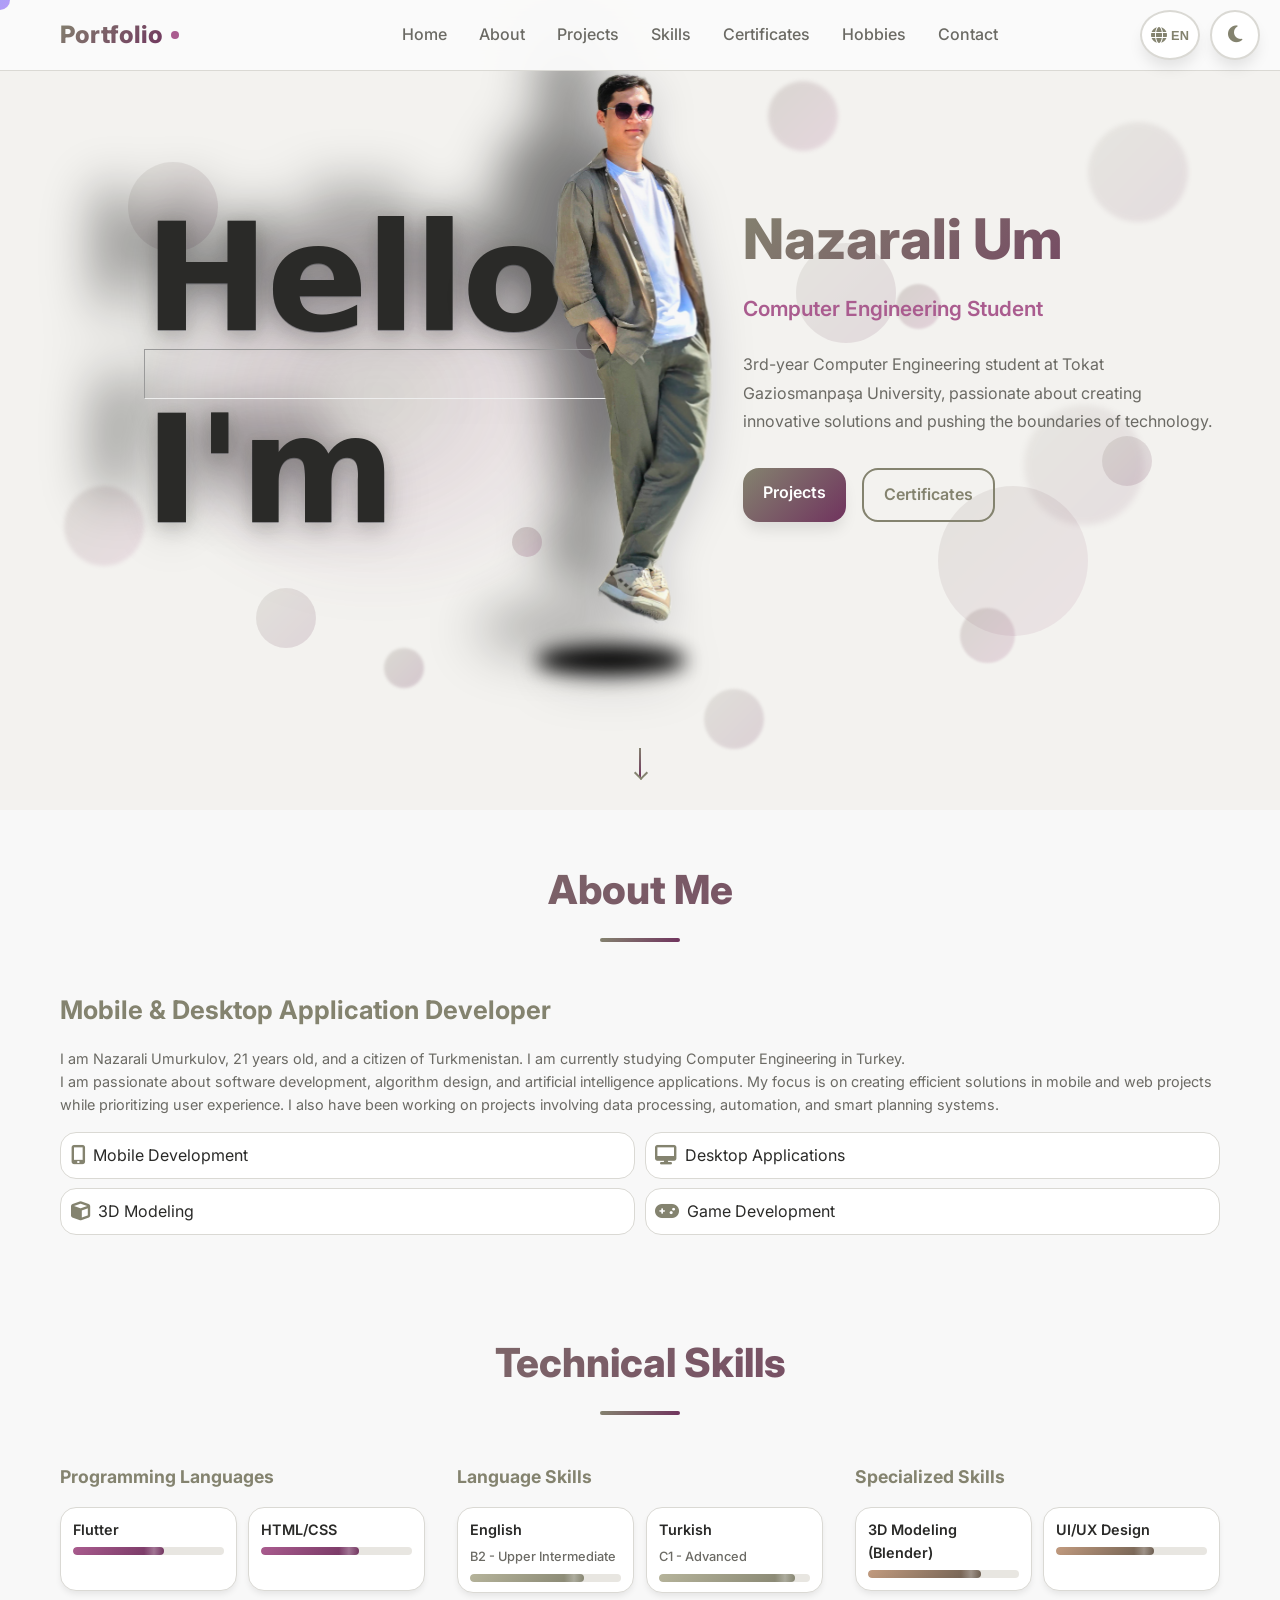
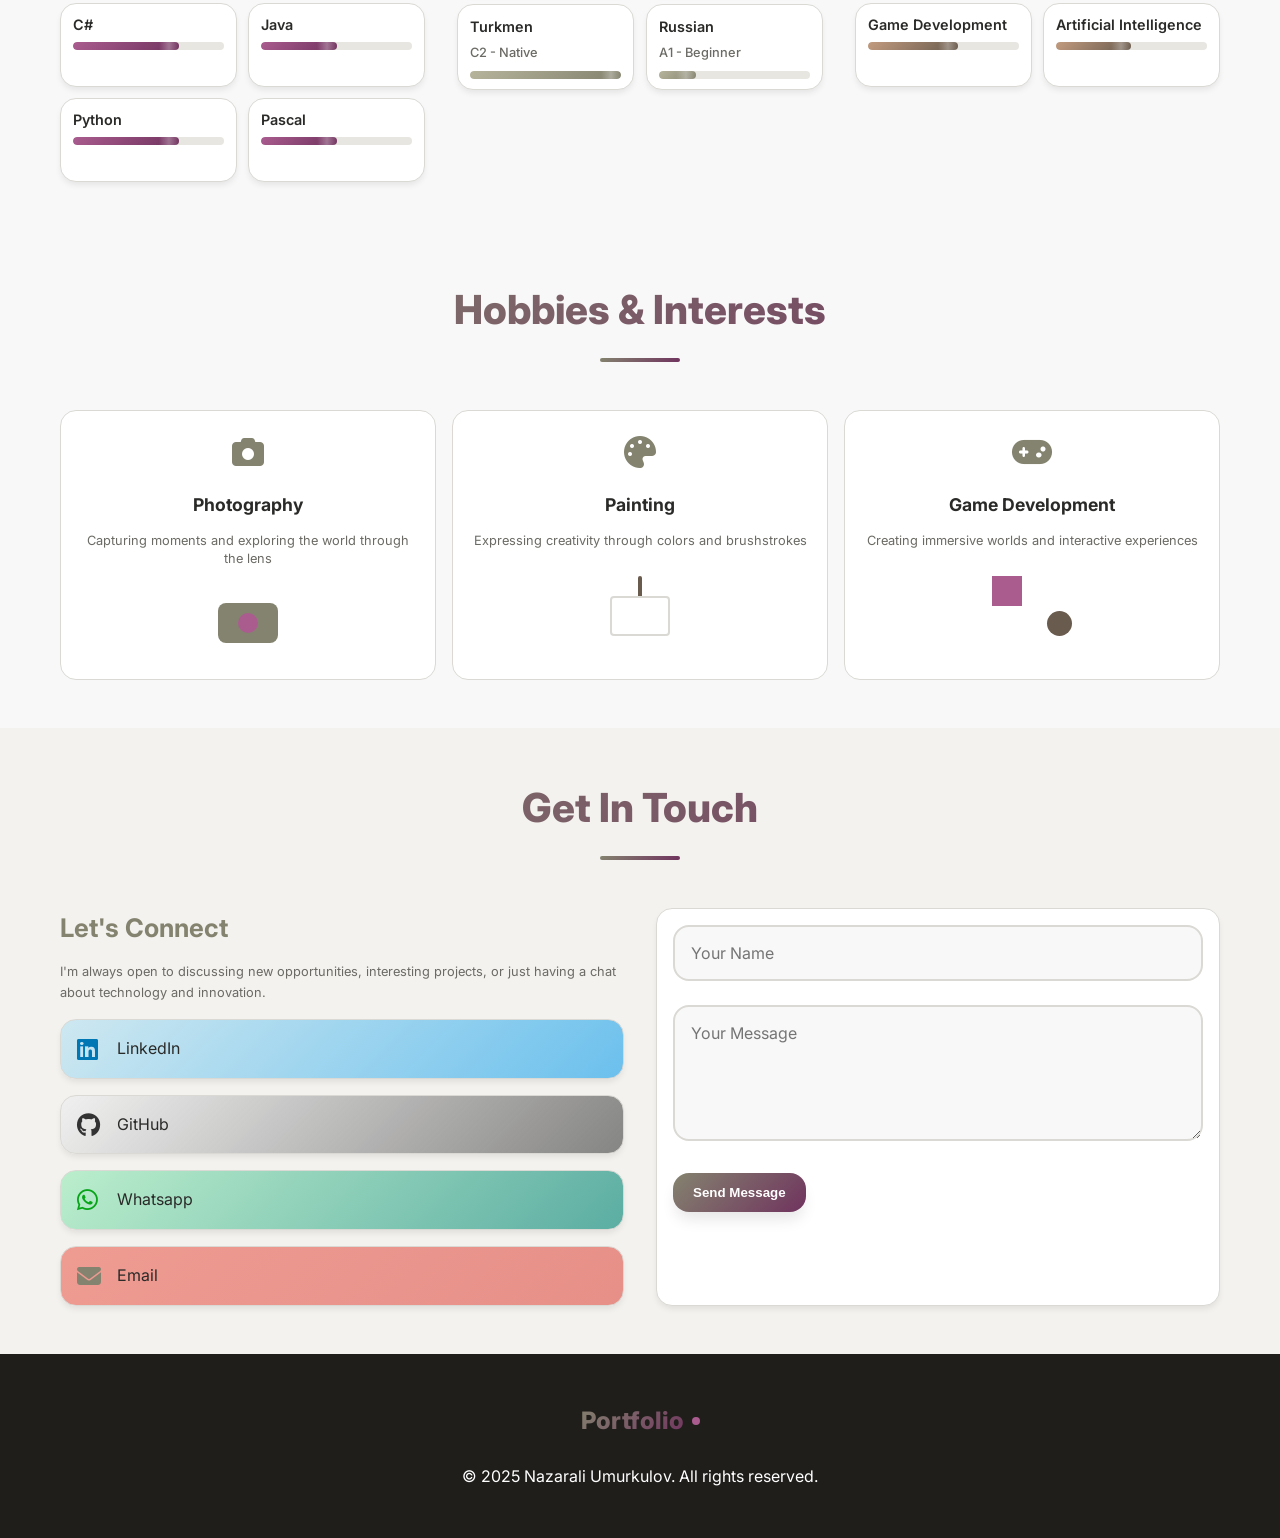
<file: index.html>
<!DOCTYPE html>
<html lang="en">

<head>
    <meta charset="UTF-8">
    <meta name="viewport" content="width=device-width, initial-scale=1.0">
    <meta http-equiv="X-Content-Type-Options" content="nosniff">
    <meta http-equiv="X-Frame-Options" content="DENY">
    <meta name="referrer" content="strict-origin-when-cross-origin">
    <meta property="og:image" content="">

    <meta name="twitter:image" content="">
    <title>Portfolio - Nazarali Umurkulov</title>
    <link rel="stylesheet" href="styles.css">
    <link href="https://fonts.googleapis.com/css2?family=Inter:wght@300;400;500;600;700;800&display=swap"
        rel="stylesheet">
    <link rel="stylesheet" href="https://cdnjs.cloudflare.com/ajax/libs/font-awesome/6.4.0/css/all.min.css">

    <script>
        window.addEventListener('error', function (e) {
            if (e.message && (e.message.includes('source map') ||
                e.message.includes('.map') ||
                e.message.includes('ENOENT') ||
                e.message.includes('node_modules'))) {
                e.preventDefault();
                e.stopPropagation();
                return false;
            }
        });

        const originalError = console.error;
        console.error = function (...args) {
            const message = args.join(' ');
            if (message.includes('source map') ||
                message.includes('.map') ||
                message.includes('ENOENT') ||
                message.includes('node_modules')) {
                return;
            }
            originalError.apply(console, args);
        };
    </script>
    <script async src="https://www.googletagmanager.com/gtag/js?id=G-T295JRQMQR"></script>
    <script>
        window.dataLayer = window.dataLayer || [];
        function gtag() { dataLayer.push(arguments); }
        gtag('js', new Date());

        gtag('config', 'G-T295JRQMQR');
    </script>
</head>

<body>
    <button class="theme-toggle" id="themeToggle" title="Toggle Theme">
        <i class="fas fa-moon"></i>
    </button>

    <button class="language-selector" id="languageSelector" title="Select Language">
        <i class="fas fa-globe"></i>
        <span class="current-lang">EN</span>
    </button>

    <div class="language-dropdown" id="languageDropdown">
        <div class="language-option" data-lang="en">
            <span class="flag">🇺🇸</span>
            <span class="lang-name">English</span>
        </div>
        <div class="language-option" data-lang="tk">
            <span class="flag">🇹🇲</span>
            <span class="lang-name">Türkmençe</span>
        </div>
        <div class="language-option" data-lang="tr">
            <span class="flag">🇹🇷</span>
            <span class="lang-name">Türkçe</span>
        </div>
        <div class="language-option" data-lang="ru">
            <span class="flag">🇷🇺</span>
            <span class="lang-name">Русский</span>
        </div>
    </div>

    <nav class="navbar">
        <div class="nav-container">
            <div class="nav-logo">
                <span class="logo-text"><a href="index.html">Portfolio</a></span>
                <div class="logo-dot"></div>
            </div>
            <ul class="nav-menu">
                <li><a href="#home" class="nav-link">Home</a></li>
                <li><a href="#about" class="nav-link">About</a></li>
                <li><a href="projects.html" class="nav-link">Projects</a></li>
                <li><a href="#skills" class="nav-link">Skills</a></li>
                <li><a href="certificates.html" class="nav-link">Certificates</a></li>
                <li><a href="#hobbies" class="nav-link">Hobbies</a></li>
                <li><a href="#contact" class="nav-link">Contact</a></li>
            </ul>
            <div class="hamburger" id="hamburger">
                <span></span>
                <span></span>
                <span></span>
            </div>
        </div>
    </nav>

    <section id="home" class="hero">
        <div class="hero-background">
            <div class="floating-shapes">
                <div class="shape shape-1"></div>
                <div class="shape shape-2"></div>
                <div class="shape shape-3"></div>
                <div class="shape shape-4"></div>
                <div class="shape shape-5"></div>
                <div class="shape shape-6"></div>
                <div class="shape shape-7"></div>
                <div class="shape shape-8"></div>
                <div class="shape shape-9"></div>
                <div class="shape shape-10"></div>
                <div class="shape shape-11"></div>
                <div class="shape shape-12"></div>
                <div class="shape shape-13"></div>
                <div class="shape shape-14"></div>
                <div class="shape shape-15"></div>
            </div>
        </div>
        <div class="hero-container">
            <div class="hero-content">
                <div class="homehero">
                    <h1 class="homehero-title" aria-label="Computer Engineering">
                        <span class="word-compute">Hell</span><span class="letter-o">
                            <span class="letter-o-text">o</span>
                            <div class="shadow-wrapper">
                                <img src="me/myp.png" class="leaning-photo" id="leaningPhoto" decoding="async"
                                    alt="Profile Photo" />
                            </div>
                        </span>
                        <br>
                        <hr class="hrw">
                        <span class="word-engineering"> I'm</span>
                    </h1>
                </div>
                <div class="hero-text">
                    <h1 class="hero-title">
                        <span class="title-main">Nazarali Umurkulov</span>
                        <span class="title-subtitle">Computer Engineering Student</span>
                    </h1>
                    <p class="hero-description">
                        3rd-year Computer Engineering student at Tokat Gaziosmanpaşa University,
                        passionate about creating innovative solutions and pushing the boundaries of technology.
                    </p>
                    <div class="hero-buttons" style="margin-top: 2rem; margin-bottom: 2rem;">
                        <a href="projects.html" class="btn btn-primary btn-projects">View Projects</a>
                        <a href="certificates.html" class="btn btn-secondary btn-certificates">Certificates</a>
                    </div>
                </div>
            </div>
            <br> <br>
        </div>
        <div class="scroll-indicator">
            <div class="scroll-arrow"></div>
        </div>
    </section>

    <section id="about" class="about">
        <div class="container">
            <div class="section-header">
                <h2 class="section-title">About Me</h2>
                <div class="title-underline"></div>
            </div>
            <div class="about-content">
                <div class="about-text">
                    <h3>Mobile & Desktop Application Developer</h3>
                    <p id="about-description">
                        I am Nazarali Umurkulov, <span id="age"></span> years old, and a citizen of Turkmenistan. I am
                        currently studying
                        Computer Engineering in Turkey.<br>
                        I am passionate about software development, algorithm design, and artificial intelligence
                        applications. My focus is on creating efficient solutions in mobile and web projects while
                        prioritizing user experience. I also have been working on projects involving data processing,
                        automation, and smart planning systems.
                    </p>
                    <div class="about-highlights">
                        <div class="highlight-item">
                            <i class="fas fa-mobile-alt"></i>
                            <span>Mobile Development</span>
                        </div>
                        <div class="highlight-item">
                            <i class="fas fa-desktop"></i>
                            <span>Desktop Applications</span>
                        </div>
                        <div class="highlight-item">
                            <i class="fas fa-cube"></i>
                            <span>3D Modeling</span>
                        </div>
                        <div class="highlight-item">
                            <i class="fas fa-gamepad"></i>
                            <span>Game Development</span>
                        </div>
                    </div>
                </div>
            </div>
        </div>
    </section>
    <section id="skills" class="skills">
        <div class="container">
            <div class="section-header">
                <h2 class="section-title">Technical Skills</h2>
                <div class="title-underline"></div>
            </div>
            <div class="skills-grid">
                <div class="skill-category">
                    <h3>Programming Languages</h3>
                    <div class="skill-items">
                        <div class="skill-item">
                            <span class="skill-name">Flutter</span>
                            <div class="skill-bar">
                                <div class="skill-progress" data-level="60"></div>
                            </div>
                        </div>
                        <div class="skill-item">
                            <span class="skill-name">HTML/CSS</span>
                            <div class="skill-bar">
                                <div class="skill-progress" data-level="65"></div>
                            </div>
                        </div>
                        <div class="skill-item">
                            <span class="skill-name">C#</span>
                            <div class="skill-bar">
                                <div class="skill-progress" data-level="70"></div>
                            </div>
                        </div>
                        <div class="skill-item">
                            <span class="skill-name">Java</span>
                            <div class="skill-bar">
                                <div class="skill-progress" data-level="50"></div>
                            </div>
                        </div>
                        <div class="skill-item">
                            <span class="skill-name">Python</span>
                            <div class="skill-bar">
                                <div class="skill-progress" data-level="70"></div>
                            </div>
                        </div>
                        <div class="skill-item">
                            <span class="skill-name">Pascal</span>
                            <div class="skill-bar">
                                <div class="skill-progress" data-level="50"></div>
                            </div>
                        </div>
                    </div>
                </div>
                <div class="skill-category">
                    <h3>Language Skills</h3>
                    <div class="skill-items">
                        <div class="skill-item">
                            <span class="skill-name">English</span>
                            <div class="skill-level">B2 - Upper Intermediate</div>
                            <div class="skill-bar">
                                <div class="skill-progress" data-level="75"></div>
                            </div>
                        </div>
                        <div class="skill-item">
                            <span class="skill-name">Turkish</span>
                            <div class="skill-level">C1 - Advanced</div>
                            <div class="skill-bar">
                                <div class="skill-progress" data-level="90"></div>
                            </div>
                        </div>
                        <div class="skill-item">
                            <span class="skill-name">Turkmen</span>
                            <div class="skill-level">C2 - Native</div>
                            <div class="skill-bar">
                                <div class="skill-progress" data-level="100"></div>
                            </div>
                        </div>
                        <div class="skill-item">
                            <span class="skill-name">Russian</span>
                            <div class="skill-level">A1 - Beginner</div>
                            <div class="skill-bar">
                                <div class="skill-progress" data-level="25"></div>
                            </div>
                        </div>
                    </div>
                </div>
                <div class="skill-category">
                    <h3>Specialized Skills</h3>
                    <div class="skill-items">
                        <div class="skill-item">
                            <span class="skill-name">3D Modeling (Blender)</span>
                            <div class="skill-bar">
                                <div class="skill-progress" data-level="75"></div>
                            </div>
                        </div>
                        <div class="skill-item">
                            <span class="skill-name">UI/UX Design</span>
                            <div class="skill-bar">
                                <div class="skill-progress" data-level="65"></div>
                            </div>
                        </div>
                        <div class="skill-item">
                            <span class="skill-name">Game Development</span>
                            <div class="skill-bar">
                                <div class="skill-progress" data-level="60"></div>
                            </div>
                        </div>
                        <div class="skill-item">
                            <span class="skill-name">Artificial Intelligence</span>
                            <div class="skill-bar">
                                <div class="skill-bar">
                                    <div class="skill-progress" data-level="50"></div>
                                </div>
                            </div>
                        </div>
                    </div>
                </div>
            </div>
        </div>
    </section>

    <section id="hobbies" class="hobbies">
        <div class="container">
            <div class="section-header">
                <h2 class="section-title">Hobbies & Interests</h2>
                <div class="title-underline"></div>
            </div>
            <div class="hobbies-grid">
                <div class="hobby-card">
                    <div class="hobby-icon">
                        <i class="fas fa-camera"></i>
                    </div>
                    <h3 data-i18n="hobby-photo-title">Photography</h3>
                    <p data-i18n="hobby-photo-desc">Capturing moments and exploring the world through the lens</p>
                    <div class="hobby-visual">
                        <div class="camera-animation">
                            <div class="camera-body"></div>
                            <div class="camera-lens"></div>
                        </div>
                    </div>
                </div>
                <div class="hobby-card">
                    <div class="hobby-icon">
                        <i class="fas fa-palette"></i>
                    </div>
                    <h3 data-i18n="hobby-paint-title">Painting</h3>
                    <p data-i18n="hobby-paint-desc">Expressing creativity through colors and brushstrokes</p>
                    <div class="hobby-visual">
                        <div class="painting-animation">
                            <div class="brush"></div>
                            <div class="canvas"></div>
                        </div>
                    </div>
                </div>
                <div class="hobby-card">
                    <div class="hobby-icon">
                        <i class="fas fa-gamepad"></i>
                    </div>
                    <h3 data-i18n="hobby-game-title">Game Development</h3>
                    <p data-i18n="hobby-game-desc">Creating immersive worlds and interactive experiences</p>
                    <div class="hobby-visual">
                        <div class="game-animation">
                            <div class="game-cube"></div>
                            <div class="game-sphere"></div>
                        </div>
                    </div>
                </div>
            </div>
        </div>
    </section>

    <section id="contact" class="contact">
        <div class="container">
            <div class="section-header">
                <h2 class="section-title">Get In Touch</h2>
                <div class="title-underline"></div>
            </div>
            <div class="contact-content">
                <div class="contact-info">
                    <h3 data-i18n="contact-heading">Let's Connect</h3>
                    <p data-i18n="contact-desc">I'm always open to discussing new opportunities, interesting projects,
                        or just having a chat
                        about technology and innovation.</p>
                    <div class="contact-links">
                        <a href="https://www.linkedin.com/in/nazarali-umurkulov" class="contact-link linkedin">
                            <i class="fab fa-linkedin"></i>
                            <span>LinkedIn</span>
                        </a>
                        <a href="https://github.com/Nazarali23" class="contact-link github">
                            <i class="fab fa-github"></i>
                            <span>GitHub</span>
                        </a>
                        <a href="https://wa.me/355689186242?text=Hi! / Merhaba!" target="_blank"
                            class="contact-link whatsapp">
                            <i class="fab fa-whatsapp"></i>
                            <span>Whatsapp</span>
                        </a>
                        <a href="mailto:nazaraliumirkulow@gmail.com" class="contact-link email">
                            <i class="fas fa-envelope"></i>
                            <span> Email</span>
                        </a>
                    </div>
                </div>
                <div class="contact-form">
                    <form>
                        <div class="form-group">
                            <input type="text" data-i18n="contact-name" placeholder="Your Name" required>
                        </div>
                        <div class="form-group">
                            <textarea data-i18n="contact-msg" placeholder="Your Message" rows="5" required></textarea>
                        </div>
                        <button type="submit" class="btn btn-primary" data-i18n="btn-send">Send Message</button>
                    </form>
                </div>
            </div>
        </div>
    </section>

    <footer class="footer">
        <div class="container">
            <div class="footer-content">
                <div class="footer-logo">
                    <span class="logo-text">Portfolio</span>
                    <div class="logo-dot"></div>
                </div>
                <p>&copy; 2025 Nazarali Umurkulov. All rights reserved.</p>
            </div>
        </div>
    </footer>

    <script src="script.js"></script>
</body>

</html>
</file>
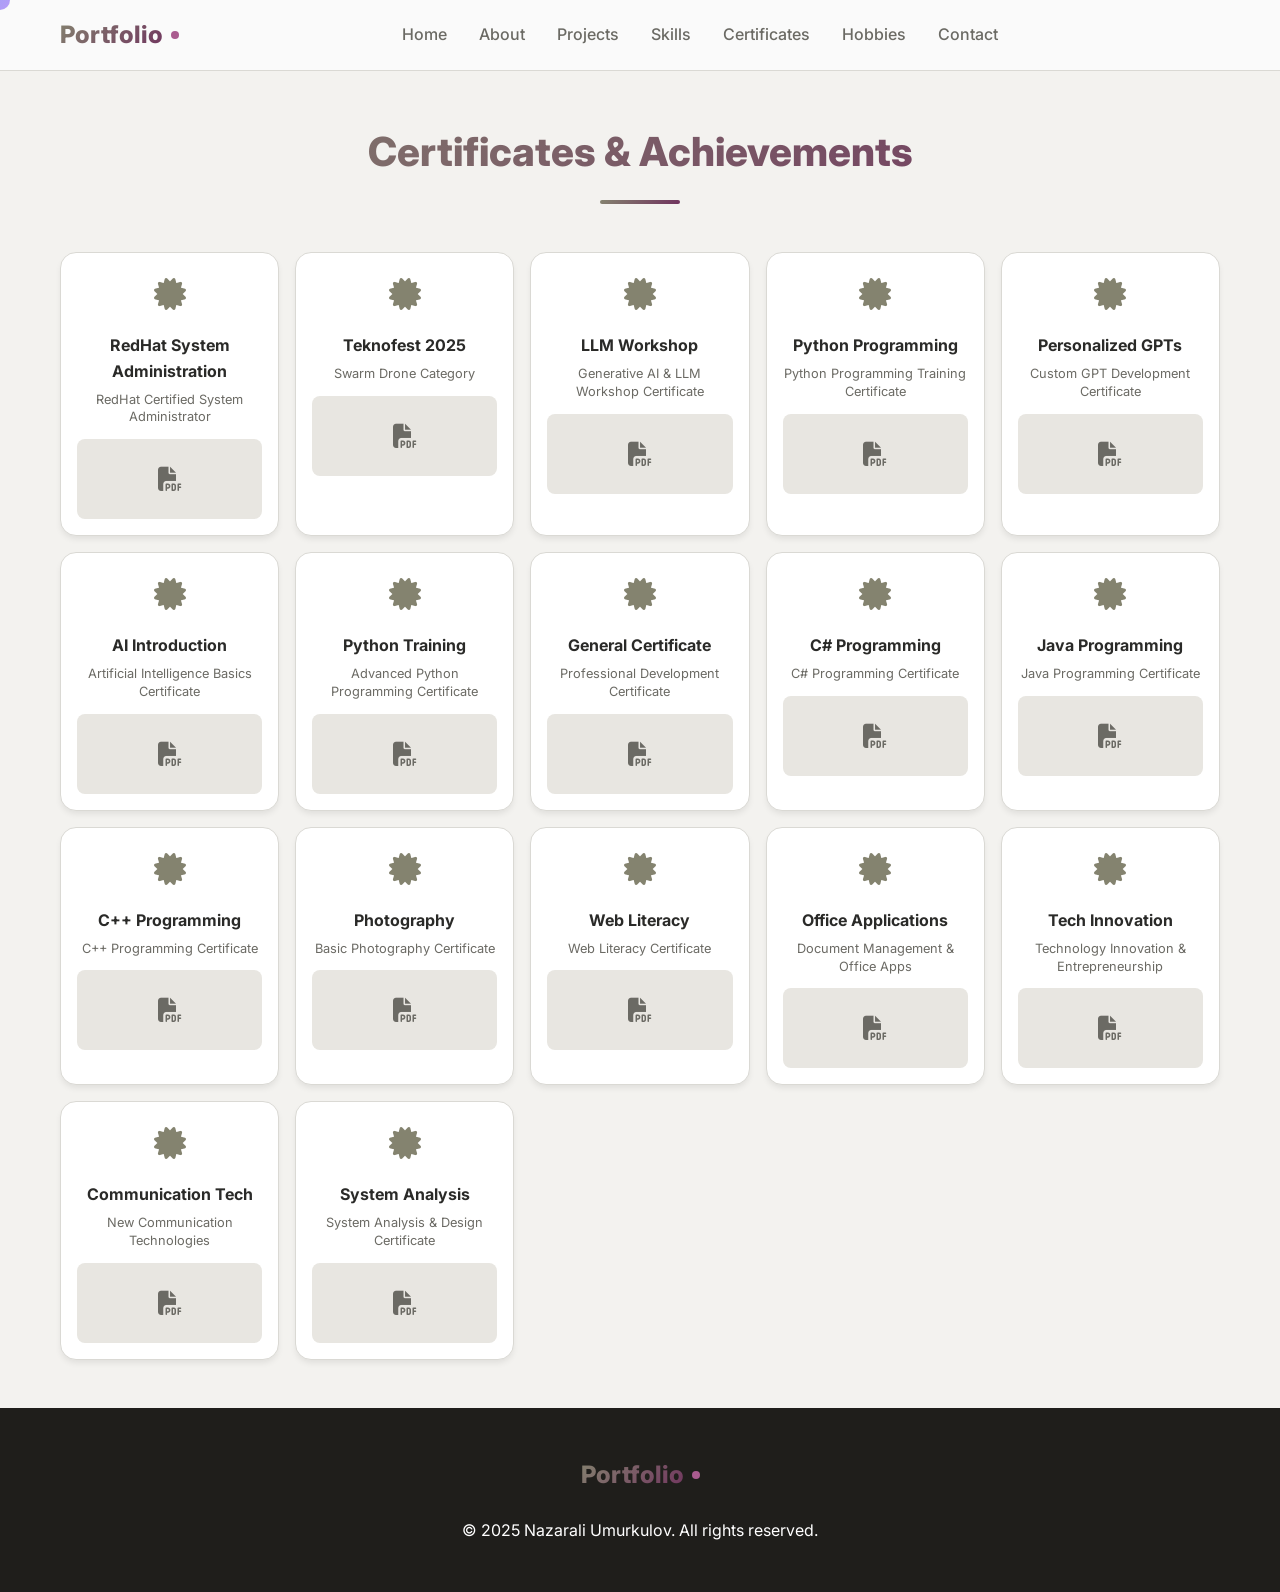
<file: certificates.html>
<!DOCTYPE html>
<html lang="en">

<head>
    <meta charset="UTF-8">
    <meta name="viewport" content="width=device-width, initial-scale=1.0">
    <title>Certificates - Nazarali Umurkulov</title>
    <link rel="stylesheet" href="styles.css">
    <link href="https://fonts.googleapis.com/css2?family=Inter:wght@300;400;500;600;700;800&display=swap"
        rel="stylesheet">
    <link rel="stylesheet" href="https://cdnjs.cloudflare.com/ajax/libs/font-awesome/6.4.0/css/all.min.css">
</head>

<body>
    <nav class="navbar">
        <div class="nav-container">
            <div class="nav-logo">
                <span class="logo-text"><a href="index.html">Portfolio</a></span>
                <div class="logo-dot"></div>
            </div>
            <ul class="nav-menu">
                <li><a href="index.html#home" class="nav-link">Home</a></li>
                <li><a href="index.html#about" class="nav-link">About</a></li>
                <li><a href="projects.html" class="nav-link">Projects</a></li>
                <li><a href="index.html#skills" class="nav-link">Skills</a></li>
                <li><a href="certificates.html" class="nav-link">Certificates</a></li>
                <li><a href="index.html#hobbies" class="nav-link">Hobbies</a></li>
                <li><a href="index.html#contact" class="nav-link">Contact</a></li>
            </ul>
            <div class="hamburger" id="hamburger">
                <span></span>
                <span></span>
                <span></span>
            </div>
        </div>
    </nav>

    <section id="certificates" class="certificates" style="padding-top:120px;">
        <div class="container">
            <div class="section-header">
                <h2 class="section-title">Certificates & Achievements</h2>
                <div class="title-underline"></div>
            </div>
            <div class="certificates-grid">
                <div class="certificate-card" data-pdf="cert/RedHat_SysAdm.pdf">
                    <div class="certificate-icon">
                        <i class="fas fa-certificate"></i>
                    </div>
                    <h3>RedHat System Administration</h3>
                    <p>RedHat Certified System Administrator</p>
                    <div class="certificate-preview">
                        <i class="fas fa-file-pdf"></i>
                    </div>
                </div>
                <div class="certificate-card" data-pdf="cert/Teknofest-KB.pdf">
                    <div class="certificate-icon">
                        <i class="fas fa-certificate"></i>
                    </div>
                    <h3>Teknofest 2025</h3>
                    <p>Swarm Drone Category</p>
                    <div class="certificate-preview">
                        <i class="fas fa-file-pdf"></i>
                    </div>
                </div>
                <div class="certificate-card" data-pdf="cert/Üretken_Yapay_Zeka_ile_LLM_Atölyesi_Sertifika.pdf">
                    <div class="certificate-icon">
                        <i class="fas fa-certificate"></i>
                    </div>
                    <h3>LLM Workshop</h3>
                    <p>Generative AI & LLM Workshop Certificate</p>
                    <div class="certificate-preview">
                        <i class="fas fa-file-pdf"></i>
                    </div>
                </div>
                <div class="certificate-card" data-pdf="cert/Python_Programlama_Eğitimi_Sertifika.pdf">
                    <div class="certificate-icon">
                        <i class="fas fa-certificate"></i>
                    </div>
                    <h3>Python Programming</h3>
                    <p>Python Programming Training Certificate</p>
                    <div class="certificate-preview">
                        <i class="fas fa-file-pdf"></i>
                    </div>
                </div>
                <div class="certificate-card" data-pdf="cert/Kişiselleştirilmiş_GPT'ler__Sertifika.pdf">
                    <div class="certificate-icon">
                        <i class="fas fa-certificate"></i>
                    </div>
                    <h3>Personalized GPTs</h3>
                    <p>Custom GPT Development Certificate</p>
                    <div class="certificate-preview">
                        <i class="fas fa-file-pdf"></i>
                    </div>
                </div>
                <div class="certificate-card" data-pdf="cert/Yapay_Zekaya_Giriş_Sertifika.pdf">
                    <div class="certificate-icon">
                        <i class="fas fa-certificate"></i>
                    </div>
                    <h3>AI Introduction</h3>
                    <p>Artificial Intelligence Basics Certificate</p>
                    <div class="certificate-preview">
                        <i class="fas fa-file-pdf"></i>
                    </div>
                </div>
                <div class="certificate-card" data-pdf="cert/98917046150_pythonprogramlamaegitimi.pdf">
                    <div class="certificate-icon">
                        <i class="fas fa-certificate"></i>
                    </div>
                    <h3>Python Training</h3>
                    <p>Advanced Python Programming Certificate</p>
                    <div class="certificate-preview">
                        <i class="fas fa-file-pdf"></i>
                    </div>
                </div>
                <div class="certificate-card" data-pdf="cert/certificate.pdf">
                    <div class="certificate-icon">
                        <i class="fas fa-certificate"></i>
                    </div>
                    <h3>General Certificate</h3>
                    <p>Professional Development Certificate</p>
                    <div class="certificate-preview">
                        <i class="fas fa-file-pdf"></i>
                    </div>
                </div>
                <div class="certificate-card" data-pdf="cert/C#_Programlama_Sertifika.pdf">
                    <div class="certificate-icon">
                        <i class="fas fa-certificate"></i>
                    </div>
                    <h3>C# Programming</h3>
                    <p>C# Programming Certificate</p>
                    <div class="certificate-preview">
                        <i class="fas fa-file-pdf"></i>
                    </div>
                </div>
                <div class="certificate-card" data-pdf="cert/Java_certificate.pdf">
                    <div class="certificate-icon">
                        <i class="fas fa-certificate"></i>
                    </div>
                    <h3>Java Programming</h3>
                    <p>Java Programming Certificate</p>
                    <div class="certificate-preview">
                        <i class="fas fa-file-pdf"></i>
                    </div>
                </div>
                <div class="certificate-card" data-pdf="cert/C++_certificate.pdf">
                    <div class="certificate-icon">
                        <i class="fas fa-certificate"></i>
                    </div>
                    <h3>C++ Programming</h3>
                    <p>C++ Programming Certificate</p>
                    <div class="certificate-preview">
                        <i class="fas fa-file-pdf"></i>
                    </div>
                </div>
                <div class="certificate-card" data-pdf="cert/TEMEL_FOTOĞRAFÇILIK.pdf">
                    <div class="certificate-icon">
                        <i class="fas fa-certificate"></i>
                    </div>
                    <h3>Photography</h3>
                    <p>Basic Photography Certificate</p>
                    <div class="certificate-preview">
                        <i class="fas fa-file-pdf"></i>
                    </div>
                </div>
                <div class="certificate-card" data-pdf="cert/WEB_OKURYAZARLIĞI.pdf">
                    <div class="certificate-icon">
                        <i class="fas fa-certificate"></i>
                    </div>
                    <h3>Web Literacy</h3>
                    <p>Web Literacy Certificate</p>
                    <div class="certificate-preview">
                        <i class="fas fa-file-pdf"></i>
                    </div>
                </div>
                <div class="certificate-card" data-pdf="cert/BELGE_YÖNETIMI_VE_OFIS_UYGULAMALARI.pdf">
                    <div class="certificate-icon">
                        <i class="fas fa-certificate"></i>
                    </div>
                    <h3>Office Applications</h3>
                    <p>Document Management & Office Apps</p>
                    <div class="certificate-preview">
                        <i class="fas fa-file-pdf"></i>
                    </div>
                </div>
                <div class="certificate-card" data-pdf="cert/TEKNOLOJI_INOVASYON_GIRIŞIMCILIK.pdf">
                    <div class="certificate-icon">
                        <i class="fas fa-certificate"></i>
                    </div>
                    <h3>Tech Innovation</h3>
                    <p>Technology Innovation & Entrepreneurship</p>
                    <div class="certificate-preview">
                        <i class="fas fa-file-pdf"></i>
                    </div>
                </div>
                <div class="certificate-card" data-pdf="cert/YENİ_ILETIŞIM_TEKNOLOJILERI.pdf">
                    <div class="certificate-icon">
                        <i class="fas fa-certificate"></i>
                    </div>
                    <h3>Communication Tech</h3>
                    <p>New Communication Technologies</p>
                    <div class="certificate-preview">
                        <i class="fas fa-file-pdf"></i>
                    </div>
                </div>
                <div class="certificate-card" data-pdf="cert/SISTEM_ANALIZI_VE_TASARIMI.pdf">
                    <div class="certificate-icon">
                        <i class="fas fa-certificate"></i>
                    </div>
                    <h3>System Analysis</h3>
                    <p>System Analysis & Design Certificate</p>
                    <div class="certificate-preview">
                        <i class="fas fa-file-pdf"></i>
                    </div>
                </div>
            </div>
        </div>
    </section>


    <footer class="footer">
        <div class="container">
            <div class="footer-content">
                <div class="footer-logo">
                    <span class="logo-text">Portfolio</span>
                    <div class="logo-dot"></div>
                </div>
                <p>&copy; 2025 Nazarali Umurkulov. All rights reserved.</p>
            </div>
        </div>
    </footer>

    <div class="certificate-modal" id="certificateModal">
        <div class="certificate-modal-content">
            <span class="close-modal">&times;</span>
            <div class="certificate-modal-body">
                <iframe id="certificateFrame" src="" frameborder="0"></iframe>
            </div>
        </div>
    </div>
    <script src="script.js"></script>
    <script>
        document.addEventListener('DOMContentLoaded', initCertificateHandlers);
        document.addEventListener('DOMContentLoaded', initNavigation);
        document.addEventListener('DOMContentLoaded', initScrollAnimations);
    </script>
</body>

</html>
</file>
<file: styles.css>
/* Reset and Base Styles */
* {
    margin: 0;
    padding: 0;
    box-sizing: border-box;
}

.hrw {
    height: 50px;
}

:root {
    --gap-from-r: 1.3em;
    /* R harfine yatay mesafe */
    --footing-offset: 2em;
    /* R tabanına düşey mesafe */
    --photo-height: min(65vh, 450px);
    /* Fotoğraf yüksekliği (önemli kısım) */
    /* Light Theme Colors */
    --primary-color: #84836f;
    /* khaki */
    --secondary-color: #695b4e;
    /* coffee */
    --accent-color: #aa5c8f;
    /* light purple accent */
    --text-primary: #2a2a28;
    --text-secondary: #6b6a64;
    --bg-primary: #f8f8f8;
    /* ana-beyaz */
    --bg-secondary: #f3f2ef;
    --bg-tertiary: #e8e6e1;
    --bg-dark: #1f1e1b;
    --card-bg: #ffffff;
    --border-color: #dad9d4;
    --shadow-light: 0 4px 6px -1px rgba(0, 0, 0, 0.08);
    --shadow-medium: 0 10px 15px -3px rgba(0, 0, 0, 0.1);
    --shadow-heavy: 0 25px 50px -12px rgba(0, 0, 0, 0.15);
    --gradient-primary: linear-gradient(135deg, #84836f 0%, #70335e 100%);
    --gradient-secondary: linear-gradient(135deg, #695b4e 0%, #aa5c8f 100%);
    --border-radius: 16px;
    --transition: all 0.3s cubic-bezier(0.4, 0, 0.2, 1);
}

.homehero {
    margin: 20px;
    position: relative;
    padding: clamp(32px, 6vw, 96px) clamp(16px, 5vw, 80px);
    overflow: visible;
    isolation: isolate;
    /* referans noktası */
    display: inline-block;
    filter: drop-shadow(-4.5vw -3.5vh 25px rgba(0, 0, 0, 0.458));
}

.homehero-title {
    font-family: ui-sans-serif, system-ui, -apple-system, Segoe UI, Roboto, "Helvetica Neue", Arial, "Noto Sans", "Apple Color Emoji", "Segoe UI Emoji";
    font-weight: 800;
    line-height: 0.95;
    letter-spacing: -0.02em;
    font-size: 150px;
    margin: 0;
    position: relative;
    display: inline-block;
    z-index: 1;
    white-space: nowrap;
    font-size: clamp(60px, 12vw, 150px);
}

.word-compute,
.letter-o,
.word-engineering {
    display: inline-block;
}

.letter-o {
    position: relative;
    display: inline-block;
}

/* Fotoğrafın temel stili */
.leaning-photo {
    pointer-events: none;
    user-select: none;
    z-index: 2;
    transition: transform 300ms ease;
    animation: bounce 5s ease-in-out infinite;
}

@keyframes bounce {

    0% {
        transform: translateY(-15%) scale(1.6);
    }

    50% {
        transform: translateY(-23%) scale(1.6);
        /* orta konum */
    }

    100% {
        transform: translateY(-15%) scale(1.6);
    }
}

#leaningPhoto {
    position: absolute;
    right: -0.65em;
    top: 100%;
    transform: translateY(-15%) scale(1.6);
    width: 0.7em;
    height: auto;
    transform-origin: bottom right;
    object-fit: contain;
}

.shadow-wrapper {
    position: relative;
    display: inline-block;
    /* container boyutunu etkilemeden */
    width: 0;
    /* fotoğrafın boyutunu değiştirmemesi için */
    height: 0;
}

/* Gölge */
.shadow-wrapper::after {
    content: "";
    position: absolute;
    bottom: -2.3em;
    /* fotoğrafın altına */
    left: 50%;
    transform: translateX(-50%);
    width: 1em;
    /* istediğin genişlik */
    height: 30px;
    /* gölge yüksekliği */
    background: rgb(0, 0, 0);
    border-radius: 50%;
    filter: blur(10px);
    z-index: 0;
    animation: levitate-shadow 5s ease-in-out infinite;
}

/* Fotoğraf aynı yerde kalacak */
.shadow-wrapper img {
    position: absolute;
    top: 0;
    left: 0;
    width: 0.7em;
    /* istediğin boyut */
    height: auto;
    transform: translateY(-15%) scale(1.6);
    transform-origin: bottom right;
    z-index: 1;
}

@keyframes levitate-shadow {
    0% {
        transform: translateX(-50%) scaleX(1) scaleY(1);
        opacity: 1;
    }

    50% {
        transform: translateX(-50%) scaleX(0.7) scaleY(0.5);
        /* küçülüyor */
        opacity: 0.6;
        /* hafif saydam */
    }

    100% {
        transform: translateX(-50%) scaleX(1) scaleY(1);
        opacity: 1;
    }
}

/* Dark Theme Colors */
[data-theme="dark"] {
    --primary-color: #c8c5b1;
    /* light khaki for dark bg */
    --secondary-color: #b39a86;
    /* soft coffee */
    --accent-color: #d889b7;
    /* bright accent */
    --text-primary: #f3f2ef;
    --text-secondary: #c7c3bb;
    --bg-primary: #161513;
    --bg-secondary: #1f1e1a;
    --bg-tertiary: #2a2823;
    --bg-dark: #0f0e0c;
    --card-bg: #23221e;
    --border-color: #3a3833;
    --shadow-light: 0 4px 6px -1px rgba(0, 0, 0, 0.3);
    --shadow-medium: 0 10px 15px -3px rgba(0, 0, 0, 0.4);
    --shadow-heavy: 0 25px 50px -12px rgba(0, 0, 0, 0.5);
}

html {
    scroll-behavior: smooth;
}

body {
    font-family: 'Inter', sans-serif;
    line-height: 1.6;
    color: var(--text-primary);
    background: var(--bg-primary);
    overflow-x: hidden;
    transition: background-color 0.3s ease, color 0.3s ease;
}

.container {
    max-width: 1200px;
    margin: 0 auto;
    padding: 0 20px;
}

/* Theme Toggle Button */
.theme-toggle {
    position: fixed;
    top: 10px;
    right: 20px;
    z-index: 1001;
    background: var(--card-bg);
    border: 2px solid var(--border-color);
    border-radius: 50%;
    width: 50px;
    height: 50px;
    display: flex;
    align-items: center;
    justify-content: center;
    cursor: pointer;
    transition: var(--transition);
    box-shadow: var(--shadow-medium);
}

.theme-toggle:hover {
    transform: scale(1.1);
    box-shadow: var(--shadow-heavy);
}

.theme-toggle i {
    font-size: 1.2rem;
    color: var(--primary-color);
    transition: var(--transition);
}

.theme-toggle:hover i {
    transform: rotate(180deg);
}

/* Language Selector Button */
.language-selector {
    position: fixed;
    top: 10px;
    right: 80px;
    z-index: 1003;
    /* Higher than hamburger menu */
    background: var(--card-bg);
    border: 2px solid var(--border-color);
    border-radius: 50%;
    width: 60px;
    height: 50px;
    display: flex;
    align-items: center;
    justify-content: center;
    cursor: pointer;
    transition: var(--transition);
    box-shadow: var(--shadow-medium);
    gap: 4px;
}

.language-selector:hover {
    transform: scale(1.1);
    box-shadow: var(--shadow-heavy);
}

.language-selector i {
    font-size: 1rem;
    color: var(--primary-color);
    transition: var(--transition);
}

.current-lang {
    font-size: 0.8rem;
    font-weight: 600;
    color: var(--primary-color);
    transition: var(--transition);
}

/* Language Dropdown Menu */
.language-dropdown {
    position: fixed;
    top: 80px;
    right: 80px;
    z-index: 1000;
    background: var(--card-bg);
    border: 2px solid var(--border-color);
    border-radius: var(--border-radius);
    box-shadow: var(--shadow-heavy);
    opacity: 0;
    visibility: hidden;
    transform: translateY(-10px);
    transition: var(--transition);
    min-width: 160px;
}

.language-dropdown.active {
    opacity: 1;
    visibility: visible;
    transform: translateY(0);
}

.language-option {
    display: flex;
    align-items: center;
    gap: 12px;
    padding: 12px 16px;
    cursor: pointer;
    transition: var(--transition);
    border-bottom: 1px solid var(--border-color);
}

.language-option:last-child {
    border-bottom: none;
}

.language-option:hover {
    background: var(--bg-secondary);
}

.language-option.active {
    background: var(--primary-color);
    color: white;
}

.flag {
    font-size: 1.2rem;
}

.lang-name {
    font-size: 0.9rem;
    font-weight: 500;
}

/* Responsive adjustments for theme toggle and language selector */
@media (max-width: 768px) {
    .homehero-title {
        font-size: 80px;
        text-align: center;
        white-space: normal;
    }

    :root {
        --photo-height: min(55vh, 380px);
        --lean-angle: -8deg;
        --gap-from-r: 1em;
        --footing-offset: 1.5em;
    }

    .leaning-photo {
        position: relative;
        height: 40vh;
        transform: rotate(0deg);
        margin: 20px auto;
        display: block;
        left: auto !important;
        top: auto !important;
    }

    .hero-content {
        flex-direction: column;
    }

    .hero-text {
        text-align: center;
        padding: 0 20px;
    }

    .hero-title {
        flex-direction: column;
        align-items: center;
    }

    .theme-toggle {
        top: 15px;
        right: 70px;
        width: 45px;
        height: 45px;
    }

    .theme-toggle i {
        font-size: 1rem;
    }

    .language-selector {
        top: 15px;
        right: 120px;
        /* Much further left to avoid hamburger menu */
        width: 55px;
        height: 45px;
    }

    .language-dropdown {
        top: 70px;
        right: 120px;
        /* Match the button position */
        min-width: 140px;
    }

    /* Ensure hamburger menu has enough space */
    .hamburger {
        margin-left: auto;
        margin-right: 15px;
    }
}

@media (max-width: 480px) {
    :root {
        --photo-height: min(45vh, 300px);
        --lean-angle: -5deg;
        --gap-from-r: 0.8em;
        --footing-offset: 1.2em;
    }

    .hero-buttons {
        display: flex;
        margin: auto auto;
        align-items: center;
        flex-wrap: nowrap;
        justify-content: center;
    }

    .hrw {
        height: 30px;
    }

    .homehero-title {
        font-size: 70px;
    }

    .theme-toggle {
        top: 10px;
        right: 70px;
        width: 40px;
        height: 40px;
    }

    .theme-toggle i {
        font-size: 0.9rem;
    }

    .language-selector {
        top: 10px;
        right: 120px;
        /* Even more left on very small screens */
        width: 50px;
        height: 40px;
    }

    .language-dropdown {
        top: 60px;
        right: 100px;
        /* Match the button position */
        min-width: 130px;
    }

    .current-lang {
        font-size: 0.7rem;
    }

    /* Ensure hamburger menu positioning */
    .nav-container {
        padding: 0 15px;
    }

    .hamburger {
        margin-right: 10px;
    }
}

/* Extra small screens */
@media (max-width: 360px) {
    :root {
        --photo-height: min(40vh, 250px);
        --lean-angle: -3deg;
        --gap-from-r: 0.6em;
        --footing-offset: 1em;
    }

    .hrw {
        height: 30px;
    }

    .homehero-title {
        font-size: 60px;
    }

    .title-main {
        font-size: 1.8rem;
    }

    .language-selector {
        top: 10px;
        right: 100px;
        /* Maximum left position for very small screens */
        width: 45px;
        height: 35px;
    }

    .hero-buttons {
        display: flex;
        margin: auto auto;
        align-items: center;
        flex-wrap: nowrap;
        justify-content: center;
    }

    .language-dropdown {
        top: 55px;
        right: 80px;
        min-width: 120px;
    }

    .current-lang {
        font-size: 0.6rem;
    }

    .theme-toggle {
        width: 35px;
        height: 35px;
    }

    .theme-toggle i {
        font-size: 0.8rem;
    }
}

/* Navigation */
.navbar {
    position: fixed;
    top: 0;
    width: 100%;
    background: rgba(250, 250, 250, 0.95);
    backdrop-filter: blur(20px);
    z-index: 1000;
    padding: 1rem 0;
    transition: var(--transition);
    border-bottom: 1px solid var(--border-color);
}

[data-theme="dark"] .navbar {
    background: rgba(15, 23, 42, 0.95);
    border-bottom-color: var(--border-color);
}

.nav-container {
    max-width: 1200px;
    margin: 0 auto;
    padding: 0 20px;
    display: flex;
    justify-content: space-between;
    align-items: center;
    position: relative;
}

.nav-logo {
    display: flex;
    align-items: center;
    gap: 8px;
    flex-shrink: 0;
}

.logo-text {
    font-size: 1.5rem;
    font-weight: 800;
    background: var(--gradient-primary);
    -webkit-background-clip: text;
    -webkit-text-fill-color: transparent;
    background-clip: text;
}

.logo-dot {
    width: 8px;
    height: 8px;
    background: var(--accent-color);
    border-radius: 50%;
    animation: pulse 2s infinite;
}

@keyframes pulse {

    0%,
    100% {
        transform: scale(1);
        opacity: 1;
    }

    50% {
        transform: scale(1.2);
        opacity: 0.7;
    }
}

.nav-menu {
    display: flex;
    list-style: none;
    gap: 2rem;
    flex: 1;
    justify-content: center;
}

.nav-link {
    text-decoration: none;
    color: var(--text-secondary);
    font-weight: 500;
    transition: var(--transition);
    position: relative;
}

.nav-link:hover {
    color: var(--primary-color);
}

.nav-link::after {
    content: '';
    position: absolute;
    bottom: -5px;
    left: 0;
    width: 0;
    height: 2px;
    background: var(--gradient-primary);
    transition: var(--transition);
}

.nav-link:hover::after {
    width: 100%;
}

.hamburger {
    display: none;
    flex-direction: column;
    cursor: pointer;
    gap: 4px;
    flex-shrink: 0;
    margin-left: auto;
    z-index: 1000;
}

.hamburger span {
    width: 25px;
    height: 3px;
    background: var(--text-primary);
    transition: var(--transition);
    border-radius: 2px;
}

/* Hero Section */
.hero {
    min-height: 90vh;
    display: flex;
    position: relative;
    overflow: hidden;
    background: var(--bg-secondary);
    padding-top: 110px;
}

.hero-background {
    position: absolute;
    top: 0;
    left: 0;
    width: 100%;
    height: 100%;
    z-index: 1;
}

.floating-shapes {
    position: absolute;
    width: 100%;
    height: 100%;
}

/* Topların stilleri */
.shape {
    position: absolute;
    border-radius: 50%;
    background: var(--gradient-primary);
    opacity: 0.12;
    animation: float 2.5s ease-in-out infinite;
    filter: blur(0.5px);
}

/* Mevcut toplar */
.shape-1 {
    width: 90px;
    height: 90px;
    top: 20%;
    left: 10%;
    animation-delay: 0s;
    opacity: 0.13;
}

.shape-2 {
    width: 150px;
    height: 150px;
    top: 60%;
    right: 15%;
    background: var(--gradient-secondary);
    animation-delay: 2s;
    opacity: 0.10;
}

.shape-3 {
    width: 60px;
    height: 60px;
    bottom: 20%;
    left: 20%;
    animation-delay: 4s;
    opacity: 0.15;
}

.shape-4 {
    width: 100px;
    height: 100px;
    top: 30%;
    right: 30%;
    animation-delay: 1s;
    opacity: 0.12;
}

.shape-5 {
    width: 50px;
    height: 50px;
    bottom: 40%;
    right: 10%;
    animation-delay: 3s;
    opacity: 0.16;
}

/* Yeni toplar - fütüristik ve canlı */
.shape-6 {
    width: 70px;
    height: 70px;
    top: 10%;
    left: 60%;
    background: var(--gradient-secondary);
    animation-delay: 1.2s;
    opacity: 0.18;
    filter: blur(2px);
}

.shape-7 {
    width: 40px;
    height: 40px;
    top: 80%;
    left: 30%;
    background: var(--gradient-primary);
    animation-delay: 2.7s;
    opacity: 0.22;
    filter: blur(1.5px);
}

.shape-8 {
    width: 120px;
    height: 120px;
    top: 50%;
    left: 80%;
    background: var(--gradient-primary);
    animation-delay: 0.8s;
    opacity: 0.10;
    filter: blur(3px);
}

.shape-9 {
    width: 55px;
    height: 55px;
    top: 75%;
    left: 75%;
    background: var(--gradient-secondary);
    animation-delay: 3.5s;
    opacity: 0.19;
    filter: blur(1px);
}

.shape-10 {
    width: 35px;
    height: 35px;
    top: 40%;
    left: 45%;
    background: var(--gradient-primary);
    animation-delay: 1.7s;
    opacity: 0.25;
    filter: blur(0.5px);
}

.shape-11 {
    width: 80px;
    height: 80px;
    top: 60%;
    left: 5%;
    background: var(--gradient-secondary);
    animation-delay: 2.2s;
    opacity: 0.14;
    filter: blur(2px);
}

.shape-12 {
    width: 100px;
    height: 100px;
    top: 15%;
    left: 85%;
    background: var(--gradient-primary);
    animation-delay: 0.5s;
    opacity: 0.11;
    filter: blur(2.5px);
}

.shape-13 {
    width: 45px;
    height: 45px;
    top: 35%;
    left: 70%;
    background: var(--gradient-secondary);
    animation-delay: 2.9s;
    opacity: 0.21;
    filter: blur(1px);
}

.shape-14 {
    width: 60px;
    height: 60px;
    top: 85%;
    left: 55%;
    background: var(--gradient-primary);
    animation-delay: 1.4s;
    opacity: 0.17;
    filter: blur(1.5px);
}

.shape-15 {
    width: 30px;
    height: 30px;
    top: 65%;
    left: 40%;
    background: var(--gradient-secondary);
    animation-delay: 3.8s;
    opacity: 0.23;
    filter: blur(0.5px);
}

/* Animasyon aynı kalıyor */
@keyframes float {

    0%,
    100% {
        transform: translateY(0px) rotate(0deg);
    }

    50% {
        transform: translateY(-20px) rotate(180deg);
    }
}

.hero-container {
    position: relative;
    z-index: 2;
    width: 100%;
}

.hero-content {
    display: grid;
    grid-template-columns: 1fr 1fr;
    gap: 3rem;
    /* Reduced from 4rem */
    align-items: center;
    max-width: 1200px;
    margin: 0 auto;
    padding: 0 20px;
}

.hero-text {
    animation: slideInLeft 1s ease-out;
}

@keyframes slideInLeft {
    from {
        opacity: 0;
        transform: translateX(-50px);
    }

    to {
        opacity: 1;
        transform: translateX(0);
    }
}

.hero-title {
    margin-bottom: 1.5rem;
}

.title-line {
    display: block;
    font-size: 1.5rem;
    color: var(--text-secondary);
    margin-bottom: 0.5rem;
}

.title-main {
    display: block;
    font-size: 3.5rem;
    /* Reduced from 4rem */
    font-weight: 800;
    background: var(--gradient-primary);
    -webkit-background-clip: text;
    -webkit-text-fill-color: transparent;
    background-clip: text;
    margin-bottom: 0.5rem;
    animation: glow 2s ease-in-out infinite alternate;
}

@keyframes glow {
    from {
        text-shadow: 0 0 20px rgba(99, 102, 241, 0.5);
    }

    to {
        text-shadow: 0 0 30px rgba(99, 102, 241, 0.8);
    }
}

.title-subtitle {
    display: block;
    font-size: 1.3rem;
    /* Reduced from 1.5rem */
    color: var(--accent-color);
    font-weight: 600;
}

.hero-description {
    font-size: 1rem;
    /* Reduced from 1.1rem */
    color: var(--text-secondary);
    margin-bottom: 1.5rem;
    /* Reduced from 2rem */
    line-height: 1.8;
}

.hero-buttons {
    display: flex;
    gap: 1rem;
    flex-wrap: nowrap;
}

.btn {
    padding: 12px 20px;
    border: none;
    border-radius: var(--border-radius);
    font-weight: 600;
    cursor: pointer;
    transition: var(--transition);
    text-decoration: none;
    display: inline-block;
    text-align: center;
}

.btn-primary {
    background: var(--gradient-primary);
    color: white;
    box-shadow: var(--shadow-medium);
}

.btn-primary:hover {
    transform: translateY(-2px);
    box-shadow: var(--shadow-heavy);
}

.btn-secondary {
    background: transparent;
    color: var(--primary-color);
    border: 2px solid var(--primary-color);
}

.btn-secondary:hover {
    background: var(--primary-color);
    color: white;
    transform: translateY(-2px);
}

.hero-image {
    animation: slideInRight 1s ease-out 0.3s both;
}

@keyframes slideInRight {
    from {
        opacity: 0;
        transform: translateX(50px);
    }

    to {
        opacity: 1;
        transform: translateX(0);
    }
}


.scroll-indicator {
    position: absolute;
    bottom: 2rem;
    left: 50%;
    transform: translateX(-50%);
    z-index: 2;
}

.scroll-arrow {
    width: 2px;
    height: 30px;
    background: var(--gradient-primary);
    position: relative;
    animation: scrollBounce 2s infinite;
}

.scroll-arrow::after {
    content: '';
    position: absolute;
    bottom: 0;
    left: -3px;
    width: 8px;
    height: 8px;
    border-right: 2px solid var(--primary-color);
    border-bottom: 2px solid var(--primary-color);
    transform: rotate(45deg);
}

@keyframes scrollBounce {

    0%,
    100% {
        transform: translateY(0);
    }

    50% {
        transform: translateY(10px);
    }
}

/* Section Headers */
.section-header {
    text-align: center;
    margin-bottom: 3rem;
    /* Reduced from 4rem */
}

.section-title {
    font-size: 2.5rem;
    /* Reduced from 3rem */
    font-weight: 800;
    background: var(--gradient-primary);
    -webkit-background-clip: text;
    -webkit-text-fill-color: transparent;
    background-clip: text;
    margin-bottom: 1rem;
}

.project-title {
    font-size: 1.5rem;
    /* Reduced from 3rem */
    font-weight: 800;
    background: var(--text-secondary);
    -webkit-background-clip: text;
    -webkit-text-fill-color: transparent;
    background-clip: text;
    margin-bottom: 1rem;
}

.title-underline {
    width: 80px;
    height: 4px;
    background: var(--gradient-primary);
    margin: 0 auto;
    border-radius: 2px;
}

/* About Section */
.about {
    padding: 3rem 0;
    /* Further reduced from 4rem */
    background: var(--bg-primary);
}

.about-content {

    gap: 2rem;
    /* Further reduced from 3rem */
    align-items: center;
}

.about-text h3 {
    font-size: 1.6rem;
    /* Further reduced from 1.8rem */
    color: var(--primary-color);
    margin-bottom: 1rem;
    /* Reduced from 1.5rem */
}

.about-text p {
    font-size: 0.9rem;
    /* Further reduced from 1rem */
    color: var(--text-secondary);
    margin-bottom: 1rem;
    /* Reduced from 1.5rem */
    line-height: 1.6;
}

.about-highlights {
    display: grid;
    grid-template-columns: 1fr 1fr;
    gap: 0.6rem;
    /* Further reduced from 0.8rem */
}

.highlight-item {
    display: flex;
    align-items: center;
    gap: 0.5rem;
    padding: 0.6rem;
    /* Further reduced from 0.8rem */
    background: var(--card-bg);
    border-radius: var(--border-radius);
    transition: var(--transition);
    border: 1px solid var(--border-color);
}

.highlight-item:hover {
    transform: translateY(-2px);
    box-shadow: var(--shadow-medium);
    border-color: var(--primary-color);
}

.highlight-item i {
    color: var(--primary-color);
    font-size: 1.2rem;
}

.tech-grid {
    display: grid;
    grid-template-columns: repeat(3, 1fr);
    gap: 0.6rem;
    /* Further reduced from 0.8rem */
}

.tech-item {
    aspect-ratio: 1;
    background: var(--card-bg);
    border-radius: var(--border-radius);
    display: flex;
    align-items: center;
    justify-content: center;
    font-size: 1.2rem;
    /* Further reduced from 1.5rem */
    color: var(--primary-color);
    transition: var(--transition);
    cursor: pointer;
    position: relative;
    overflow: hidden;
    border: 1px solid var(--border-color);
}

.tech-item::before {
    content: attr(data-tech);
    position: absolute;
    bottom: -30px;
    left: 50%;
    transform: translateX(-50%);
    background: var(--text-primary);
    color: var(--card-bg);
    padding: 0.5rem 1rem;
    border-radius: 8px;
    font-size: 0.8rem;
    opacity: 0;
    transition: var(--transition);
    white-space: nowrap;
}

.tech-item:hover::before {
    bottom: 10px;
    opacity: 1;
}

.tech-item:hover {
    transform: scale(1.1);
    background: var(--gradient-primary);
    color: white;
    border-color: transparent;
}

/* Projects Section */
.projects {
    padding: 3rem 0;
    /* Further reduced from 4rem */
    background: var(--bg-secondary);
}

.projects-grid {
    margin-bottom: 15px;
    display: grid;
    gap: 1.5rem;
    /* Further reduced from 2rem */
}

.project-card.featured {
    background: var(--card-bg);
    border-radius: var(--border-radius);
    overflow: hidden;
    box-shadow: var(--shadow-medium);
    transition: var(--transition);
    border: 1px solid var(--border-color);
}

.project-card.featured:hover {
    transform: translateY(-5px);
    box-shadow: var(--shadow-heavy);
    border-color: var(--primary-color);
}

.project-image {
    position: relative;
    overflow: hidden;
}

.project-image img {
    width: 100%;
    height: 200px;
    /* Further reduced from 250px */
    object-fit: cover;
    transition: var(--transition);
}

.project-overlay {
    position: absolute;
    top: 0;
    left: 0;
    width: 100%;
    height: 100%;
    background: rgba(0, 0, 0, 0.8);
    display: flex;
    align-items: center;
    justify-content: center;
    opacity: 0;
    transition: var(--transition);
}

.project-card.featured:hover .project-overlay {
    opacity: 1;
}

.software-proj {
    margin-bottom: 1.5em;
    padding: 15px;
    background: var(--bg-primary);
    border-radius: var(--border-radius);
    overflow: hidden;
    box-shadow: var(--shadow-medium);
    transition: var(--transition);
    border: 1px solid var(--border-color);
}

.blender-proj {
    margin-bottom: 1.5em;
    padding: 15px;
    background: var(--bg-primary);
    border-radius: var(--border-radius);
    overflow: hidden;
    box-shadow: var(--shadow-medium);
    transition: var(--transition);
    border: 1px solid var(--border-color);
}

.view-project-btn {
    background: var(--gradient-primary);
    color: white;
    border: none;
    padding: 12px 24px;
    border-radius: var(--border-radius);
    font-weight: 600;
    cursor: pointer;
    transition: var(--transition);
}

.view-project-btn:hover {
    transform: scale(1.05);
}

.project-content {
    padding: 1rem;
    /* Further reduced from 1.5rem */
}

.project-content h3 {
    font-size: 1.2rem;
    /* Further reduced from 1.3rem */
    color: var(--text-primary);
    margin-bottom: 0.8rem;
    /* Reduced from 1rem */
}

.project-content p {
    color: var(--text-secondary);
    margin-bottom: 1rem;
    /* Reduced from 1.5rem */
    font-size: 0.9rem;
    /* Added smaller font size */
    line-height: 1.5;
}

.project-tech {
    display: flex;
    gap: 0.5rem;
    flex-wrap: wrap;
}

.tech-tag {
    background: var(--gradient-secondary);
    color: white;
    padding: 0.5rem 1rem;
    border-radius: 20px;
    font-size: 0.8rem;
    font-weight: 500;
}

.project-gallery {
    display: grid;
    grid-template-columns: repeat(auto-fit, minmax(150px, 1fr));
    /* Further reduced from 200px */
    gap: 0.8rem;
    /* Further reduced from 1rem */
}

.gallery-item {
    border-radius: var(--border-radius);
    overflow: hidden;
    box-shadow: var(--shadow-light);
    transition: var(--transition);
    cursor: pointer;
    border: 1px solid var(--border-color);
    background: var(--card-bg);
}

.gallery-item:hover {
    transform: scale(1.05);
    box-shadow: var(--shadow-medium);
    border-color: var(--primary-color);
}

.gallery-item img {
    width: 100%;
    height: 120px;
    /* Further reduced from 150px */
    object-fit: cover;
}

/* Skills Section */
.skills {
    padding: 3rem 0;
    /* Further reduced from 4rem */
    background: var(--bg-primary);
}

.skills-grid {
    display: grid;
    grid-template-columns: repeat(3, 1fr);
    /* Changed to 3 columns */
    gap: 2rem;
    /* Further reduced from 3rem */
}

.skill-category h3 {
    font-size: 1.1rem;
    /* Further reduced from 1.3rem */
    color: var(--primary-color);
    margin-bottom: 1rem;
    /* Reduced from 1.5rem */
}

.skill-items {
    display: grid;
    grid-template-columns: repeat(2, minmax(180px, 1fr));
    gap: 0.7rem;
}

.skill-item {
    display: flex;
    flex-direction: column;
    gap: 0.35rem;
    background: var(--card-bg);
    border: 1px solid var(--border-color);
    border-radius: var(--border-radius);
    padding: 0.6rem 0.75rem;
    box-shadow: var(--shadow-light);
    transition: var(--transition);
    min-height: 84px;
}

/* Normalize accidental nested bars without changing HTML */
.skill-bar .skill-bar {
    background: transparent;
    height: 100%;
    border-radius: 0;
    padding: 0;
}

.skill-item:hover {
    transform: translateY(-3px);
    box-shadow: var(--shadow-medium);
    border-color: var(--primary-color);
}

.skill-name {
    font-weight: 600;
    color: var(--text-primary);
    font-size: 0.9rem;
}

.skill-level {
    font-size: 0.8rem;
    color: var(--text-secondary);
    font-weight: 500;
    margin-bottom: 0.1rem;
}

.skill-bar {
    height: 8px;
    background: var(--bg-tertiary);
    border-radius: 9999px;
    overflow: hidden;
    position: relative;
}

.skill-progress {
    height: 100%;
    background: var(--gradient-primary);
    border-radius: 9999px;
    width: 0;
    transition: width 2s ease-in-out;
    position: relative;
}

/* Category-specific colors */
#skills .skill-category:nth-of-type(1) .skill-progress {
    background: linear-gradient(135deg, var(--accent-color) 0%, #70335e 100%);
}

#skills .skill-category:nth-of-type(2) .skill-progress {
    background: linear-gradient(135deg, #b6b49b 0%, #84836f 100%);
}

#skills .skill-category:nth-of-type(3) .skill-progress {
    background: linear-gradient(135deg, #c29b7f 0%, #695b4e 100%);
}

.skill-progress::after {
    content: '';
    position: absolute;
    top: 0;
    right: 0;
    width: 20px;
    height: 100%;
    background: linear-gradient(90deg, transparent, rgba(255, 255, 255, 0.3), transparent);
    animation: shimmer 2s infinite;
}

@keyframes shimmer {
    0% {
        transform: translateX(-100%);
    }

    100% {
        transform: translateX(100%);
    }
}

/* Certificates Section */
.certificates {
    padding: 3rem 0;
    /* Further reduced from 4rem */
    background: var(--bg-secondary);
}

.certificates-grid {
    display: grid;
    grid-template-columns: repeat(auto-fit, minmax(200px, 1fr));
    /* Further reduced from 250px */
    gap: 1rem;
    /* Further reduced from 1.5rem */
}

.certificate-card {
    background: var(--card-bg);
    border-radius: var(--border-radius);
    padding: 1rem;
    /* Further reduced from 1.5rem */
    text-align: center;
    box-shadow: var(--shadow-light);
    transition: var(--transition);
    cursor: pointer;
    position: relative;
    overflow: hidden;
    border: 1px solid var(--border-color);
}

.certificate-card::before {
    content: '';
    position: absolute;
    top: 0;
    left: -100%;
    width: 100%;
    height: 100%;
    background: linear-gradient(90deg, transparent, rgba(170, 92, 143, 0.10), transparent);
    transition: var(--transition);
}

.certificate-card:hover::before {
    left: 100%;
}

.certificate-card:hover {
    transform: translateY(-5px);
    box-shadow: var(--shadow-medium);
    border-color: var(--primary-color);
}

.certificate-icon {
    font-size: 2rem;
    /* Further reduced from 2.5rem */
    color: var(--primary-color);
    margin-bottom: 0.8rem;
    /* Reduced from 1rem */
}

.certificate-card h3 {
    font-size: 1rem;
    /* Further reduced from 1.1rem */
    color: var(--text-primary);
    margin-bottom: 0.4rem;
    /* Reduced from 0.5rem */
}

.certificate-card p {
    color: var(--text-secondary);
    margin-bottom: 0.8rem;
    /* Reduced from 1rem */
    font-size: 0.8rem;
    /* Further reduced from 0.9rem */
    line-height: 1.4;
}

.certificate-preview {
    width: 100%;
    height: 80px;
    /* Further reduced from 120px */
    background: var(--bg-tertiary);
    border-radius: 8px;
    display: flex;
    align-items: center;
    justify-content: center;
    color: var(--text-secondary);
    font-size: 1.5rem;
    /* Icon size for PDF files */
}

/* Hobbies Section */
.hobbies {
    padding: 3rem 0;
    /* Further reduced from 4rem */
    background: var(--bg-primary);
}

.hobbies-grid {
    display: grid;
    grid-template-columns: repeat(auto-fit, minmax(200px, 1fr));
    /* Further reduced from 250px */
    gap: 1rem;
    /* Further reduced from 1.5rem */
}

.hobby-card {
    background: var(--card-bg);
    border-radius: var(--border-radius);
    padding: 1rem;
    /* Further reduced from 1.5rem */
    text-align: center;
    transition: var(--transition);
    position: relative;
    overflow: hidden;
    border: 1px solid var(--border-color);
}

.hobby-card::before {
    content: '';
    position: absolute;
    top: 0;
    left: 0;
    width: 100%;
    height: 4px;
    background: var(--gradient-primary);
    transform: scaleX(0);
    transition: var(--transition);
}

.hobby-card:hover::before {
    transform: scaleX(1);
}

.hobby-card:hover {
    transform: translateY(-5px);
    box-shadow: var(--shadow-medium);
    border-color: var(--primary-color);
}

.hobby-icon {
    font-size: 2rem;
    /* Further reduced from 2.5rem */
    color: var(--primary-color);
    margin-bottom: 0.8rem;
    /* Reduced from 1rem */
}

.hobby-card h3 {
    font-size: 1.1rem;
    /* Further reduced from 1.3rem */
    color: var(--text-primary);
    margin-bottom: 0.8rem;
    /* Reduced from 1rem */
}

.hobby-card p {
    color: var(--text-secondary);
    margin-bottom: 1rem;
    /* Reduced from 1.5rem */
    font-size: 0.8rem;
    /* Further reduced from 0.9rem */
    line-height: 1.4;
}

.hobby-visual {
    height: 80px;
    /* Further reduced from 100px */
    display: flex;
    align-items: center;
    justify-content: center;
}

/* Hobby Animations */
.camera-animation {
    position: relative;
    width: 60px;
    height: 40px;
}

.camera-body {
    width: 100%;
    height: 100%;
    background: var(--primary-color);
    border-radius: 8px;
    position: relative;
}

.camera-lens {
    position: absolute;
    top: 50%;
    left: 50%;
    transform: translate(-50%, -50%);
    width: 20px;
    height: 20px;
    background: var(--accent-color);
    border-radius: 50%;
    animation: cameraShutter 3s infinite;
}

@keyframes cameraShutter {

    0%,
    100% {
        transform: translate(-50%, -50%) scale(1);
    }

    50% {
        transform: translate(-50%, -50%) scale(0.8);
    }
}

.painting-animation {
    position: relative;
    width: 80px;
    height: 60px;
}

.brush {
    width: 4px;
    height: 30px;
    background: var(--secondary-color);
    border-radius: 2px;
    position: absolute;
    top: 0;
    left: 50%;
    transform: translateX(-50%);
    animation: brushPaint 4s infinite;
}

.canvas {
    width: 60px;
    height: 40px;
    background: var(--card-bg);
    border: 2px solid var(--border-color);
    border-radius: 4px;
    position: absolute;
    bottom: 0;
    left: 50%;
    transform: translateX(-50%);
}

@keyframes brushPaint {

    0%,
    100% {
        transform: translateX(-50%) rotate(0deg);
    }

    25% {
        transform: translateX(-50%) rotate(15deg);
    }

    75% {
        transform: translateX(-50%) rotate(-15deg);
    }
}

.game-animation {
    position: relative;
    width: 80px;
    height: 60px;
}

.game-cube {
    width: 30px;
    height: 30px;
    background: var(--accent-color);
    position: absolute;
    top: 0;
    left: 0;
    animation: cubeRotate 3s infinite linear;
}

.game-sphere {
    width: 25px;
    height: 25px;
    background: var(--secondary-color);
    border-radius: 50%;
    position: absolute;
    bottom: 0;
    right: 0;
    animation: sphereBounce 2s infinite ease-in-out;
}

@keyframes cubeRotate {
    0% {
        transform: rotateY(0deg);
    }

    100% {
        transform: rotateY(360deg);
    }
}

@keyframes sphereBounce {

    0%,
    100% {
        transform: translateY(0);
    }

    50% {
        transform: translateY(-20px);
    }
}

/* Contact Section */
.contact {
    padding: 3rem 0;
    /* Further reduced from 4rem */
    background: var(--bg-secondary);
}

.contact-content {
    display: grid;
    grid-template-columns: 1fr 1fr;
    gap: 2rem;
    /* Further reduced from 3rem */
}

.contact-info h3 {
    font-size: 1.6rem;
    /* Further reduced from 1.8rem */
    color: var(--primary-color);
    margin-bottom: 0.8rem;
    /* Reduced from 1rem */
}

.contact-info p {
    color: var(--text-secondary);
    margin-bottom: 1rem;
    /* Reduced from 1.5rem */
    line-height: 1.6;
    font-size: 0.8rem;
    /* Further reduced from 0.9rem */
}

.contact-links {
    display: flex;
    flex-direction: column;
    gap: 1rem;
}

.contact-link {
    display: flex;
    align-items: center;
    gap: 1rem;
    padding: 1rem;
    background: var(--card-bg);
    border-radius: var(--border-radius);
    text-decoration: none;
    color: var(--text-primary);
    transition: var(--transition);
    box-shadow: var(--shadow-light);
    border: 1px solid var(--border-color);
}

.contact-link:hover {
    transform: translateX(10px);
    box-shadow: var(--shadow-medium);
    border-color: var(--primary-color);
}

.contact-link i {
    font-size: 1.5rem;
    width: 24px;
}

.contact-link.linkedin i {
    color: #0077b5;
}

.linkedin {
    background: linear-gradient(135deg, #b9e2f1a4, #069bec92);
}

.linkedin:hover {
    background: linear-gradient(135deg, #a2e6ff, #0080c5);
}

.contact-link.github i {
    color: #333;
}

.github {
    background: linear-gradient(135deg, #f0f0f0ef, #33333392);
}

.github:hover {
    background: linear-gradient(135deg, #c0c0c0, #333333);
}

.contact-link.instagram i {
    color: #e4405f;
}

.instagram {
    background: linear-gradient(45deg, #ffe7a58b, #fa7d1e85, #d629777b, #962fbf84, #4f5ad582);
}

.instagram:hover {
    background: linear-gradient(45deg, #ffe7a5, #fa7d1e, #d62977, #962fbf, #4f5ad5);
}

.contact-link.whatsapp i {
    color: #09a519;
}

.whatsapp {
    background: linear-gradient(135deg, #89eaad87, #128c7eac);
}

.whatsapp:hover {
    background: linear-gradient(135deg, #72ffa6, #014941);
}

.contact-link.email i {
    color: var(--primary-color);
}

.email {
    background: linear-gradient(135deg, #ea44357f, #d9312582);
}

.email:hover {
    background: linear-gradient(135deg, #ea4435d2, #d93125);
}

.contact-form {
    background: var(--card-bg);
    padding: 1rem;
    /* Further reduced from 1.5rem */
    border-radius: var(--border-radius);
    box-shadow: var(--shadow-light);
    border: 1px solid var(--border-color);
}

.form-group {
    margin-bottom: 1.5rem;
}

.form-group input,
.form-group textarea {
    width: 100%;
    padding: 1rem;
    border: 2px solid var(--border-color);
    border-radius: var(--border-radius);
    font-family: inherit;
    font-size: 1rem;
    transition: var(--transition);
    background: var(--bg-primary);
    color: var(--text-primary);
}

.form-group input:focus,
.form-group textarea:focus {
    outline: none;
    border-color: var(--primary-color);
    box-shadow: 0 0 0 3px rgba(132, 131, 111, 0.15);
}

.form-group textarea {
    resize: vertical;
    min-height: 120px;
}

/* Footer */
.footer {
    background: var(--bg-dark);
    color: white;
    padding: 3rem 0;
    text-align: center;
}

.footer-content {
    display: flex;
    flex-direction: column;
    align-items: center;
    gap: 1.5rem;
}

.footer-logo {
    display: flex;
    align-items: center;
    gap: 8px;
}

.footer-social {
    display: flex;
    gap: 1rem;
}

.footer-social a {
    color: white;
    font-size: 1.5rem;
    transition: var(--transition);
}

.footer-social a:hover {
    color: var(--primary-color);
    transform: translateY(-2px);
}

/* Modal */
.modal {
    display: none;
    position: fixed;
    z-index: 2000;
    left: 0;
    top: 0;
    width: 100%;
    height: 100%;
    background-color: rgba(0, 0, 0, 0.9);
    backdrop-filter: blur(10px);
}

.modal-content {
    position: relative;
    margin: 2% auto;
    /* Reduced from 5% */
    width: 90%;
    max-width: 600px;
    /* Reduced from 800px */
    background: var(--card-bg);
    border-radius: var(--border-radius);
    overflow: hidden;
    animation: modalSlideIn 0.3s ease-out;
}

@keyframes modalSlideIn {
    from {
        opacity: 0;
        transform: translateY(-50px);
    }

    to {
        opacity: 1;
        transform: translateY(0);
    }
}

.close-modal {
    position: absolute;
    top: 1rem;
    right: 1rem;
    font-size: 2rem;
    color: var(--text-secondary);
    cursor: pointer;
    z-index: 1;
    transition: var(--transition);
}

.close-modal:hover {
    color: var(--text-primary);
}

.modal-body {
    padding: 1rem;
    position: relative;
    display: flex;
    align-items: center;
    justify-content: center;
}

.modal-body img {
    width: 100%;
    height: auto;
    border-radius: 8px;
    cursor: zoom-in;
    max-height: 70vh;
    object-fit: contain;
}

/* Modal Navigation */
.modal-nav {
    position: absolute;
    top: 50%;
    transform: translateY(-50%);
    background: rgba(0, 0, 0, 0.7);
    color: white;
    border: none;
    border-radius: 50%;
    width: 40px;
    height: 40px;
    display: flex;
    align-items: center;
    justify-content: center;
    cursor: pointer;
    transition: var(--transition);
    z-index: 1;
}

.modal-nav:hover {
    background: rgba(0, 0, 0, 0.9);
    transform: translateY(-50%) scale(1.1);
}

.prev-btn {
    left: 1rem;
}

.next-btn {
    right: 1rem;
}

.modal-nav i {
    font-size: 1rem;
}

/* Modal Footer */
.modal-footer {
    padding: 1rem;
    text-align: center;
    border-top: 1px solid var(--border-color);
    background: var(--bg-secondary);
}

.image-counter {
    color: var(--text-secondary);
    font-size: 0.9rem;
    font-weight: 500;
}

/* Modal improvements for project gallery */
.certificate-modal {
    display: none;
    position: fixed;
    z-index: 2000;
    left: 0;
    top: 0;
    width: 100%;
    height: 100%;
    background-color: rgba(0, 0, 0, 0.9);
    backdrop-filter: blur(10px);
}

.certificate-modal-content {
    position: relative;
    margin: 2% auto;
    width: 95%;
    max-width: 800px;
    background: var(--card-bg);
    border-radius: var(--border-radius);
    overflow: hidden;
    animation: modalSlideIn 0.3s ease-out;
}

.certificate-modal-body {
    padding: 1rem;
    text-align: center;
}

.certificate-modal-body iframe {
    width: 100%;
    height: 80vh;
    border: none;
    border-radius: 8px;
}

/* Mobile Menu Styles */
@media (max-width: 768px) {
    .nav-menu {
        position: fixed;
        top: 100%;
        left: 0;
        width: 100%;
        background: rgba(250, 250, 250, 0.98);
        backdrop-filter: blur(20px);
        flex-direction: column;
        padding: 2rem 0;
        gap: 1rem;
        transform: translateY(-100%);
        opacity: 0;
        visibility: hidden;
        transition: all 0.3s ease-in-out;
        box-shadow: 0 10px 25px rgba(0, 0, 0, 0.1);
        border-top: 1px solid var(--border-color);
        z-index: 999;
    }

    [data-theme="dark"] .nav-menu {
        background: rgba(15, 23, 42, 0.98);
        border-top-color: var(--border-color);
    }

    .nav-menu.active {
        transform: translateY(0);
        opacity: 1;
        visibility: visible;
    }

    .nav-menu li {
        width: 100%;
        text-align: center;
    }

    .nav-link {
        display: block;
        padding: 1rem 2rem;
        font-size: 1.1rem;
        border-bottom: 1px solid var(--border-color);
    }

    .nav-link:last-child {
        border-bottom: none;
    }

    .hamburger {
        display: flex !important;
        position: relative;
        z-index: 1001;
    }

    .hamburger.active span:nth-child(1) {
        transform: rotate(45deg) translate(5px, 5px);
    }

    .hamburger.active span:nth-child(2) {
        opacity: 0;
    }

    .hamburger.active span:nth-child(3) {
        transform: rotate(-45deg) translate(7px, -6px);
    }
}

/* Responsive Design */
@media (max-width: 1024px) {
    .hero-content {
        grid-template-columns: 1fr;
        text-align: center;
        gap: 2rem;
    }

    .title-main {
        font-size: 3rem;
    }

    .about-content {
        grid-template-columns: 1fr;
        gap: 2rem;
    }

    .skills-grid {
        grid-template-columns: repeat(2, 1fr);
        /* 2 columns on medium screens */
        gap: 2rem;
    }

    .contact-content {
        grid-template-columns: 1fr;
        gap: 2rem;
    }
}

@media (max-width: 768px) {
    .title-main {
        font-size: 2.5rem;
    }

    .section-title {
        font-size: 2rem;
    }

    .hero-buttons {
        display: flex;
        margin: auto auto;
        align-items: center;
        flex-wrap: nowrap;
        justify-content: center;
    }

    .profile-photo {
        max-width: 250px;
        max-height: 250px;
        width: auto;
        height: auto;
        border-radius: 0;
        /* Keep natural PNG shape on mobile */
    }


    .about-highlights {
        grid-template-columns: 1fr;
    }

    .tech-grid {
        grid-template-columns: repeat(2, 1fr);
    }

    /* Make skill cards single column on mobile */
    .skill-items {
        grid-template-columns: 1fr;
        gap: 0.7rem;
    }

    .project-gallery {
        grid-template-columns: repeat(auto-fit, minmax(120px, 1fr));
        /* Even smaller on mobile */
        gap: 0.6rem;
    }

    .certificates-grid {
        grid-template-columns: repeat(auto-fit, minmax(150px, 1fr));
        /* Smaller on mobile */
        gap: 0.8rem;
    }

    .hobbies-grid {
        grid-template-columns: repeat(auto-fit, minmax(150px, 1fr));
        /* Smaller on mobile */
        gap: 0.8rem;
    }

    .skills-grid {
        grid-template-columns: 1fr;
        /* Single column on mobile */
        gap: 2rem;
    }

    .modal-content {
        margin: 5% auto;
        width: 95%;
    }

    .gallery-item img {
        height: 100px;
        /* Smaller on mobile */
    }

    /* Ensure hamburger menu is visible on mobile */
    .hamburger {
        display: flex !important;
    }
}

@media (max-width: 480px) {
    .container {
        padding: 0 15px;
    }

    .title-main {
        font-size: 2rem;
    }

    .hero-description {
        font-size: 0.9rem;
    }

    .profile-photo {
        max-width: 200px;
        max-height: 200px;
        width: auto;
        height: auto;
        border-radius: 0;
        /* Keep natural PNG shape on small screens */
    }


    .btn {
        padding: 10px 20px;
        font-size: 0.9rem;
    }

    .hero-buttons {
        display: flex;
        margin: auto auto;
        align-items: center;
        flex-wrap: nowrap;
        justify-content: center;
    }

    .certificates-grid {
        grid-template-columns: repeat(auto-fit, minmax(120px, 1fr));
        /* Even smaller on mobile */
        gap: 0.6rem;
    }

    .certificate-card {
        padding: 0.8rem;
    }

    .certificate-preview {
        height: 60px;
        /* Even smaller on mobile */
    }

    .project-gallery {
        grid-template-columns: repeat(auto-fit, minmax(100px, 1fr));
        gap: 0.5rem;
    }

    .gallery-item img {
        height: 80px;
    }

    .hobbies-grid {
        grid-template-columns: repeat(auto-fit, minmax(120px, 1fr));
        gap: 0.6rem;
    }

    /* Ensure comfortable spacing on very small screens */
    .skill-items {
        grid-template-columns: 1fr;
        gap: 0.7rem;
    }
}

/* Animation Classes */
.fade-in {
    opacity: 0;
    transform: translateY(30px);
    transition: all 0.6s ease-out;
}

.fade-in.visible {
    opacity: 1;
    transform: translateY(0);
}

.slide-in-left {
    opacity: 0;
    transform: translateX(-50px);
    transition: all 0.6s ease-out;
}

.slide-in-left.visible {
    opacity: 1;
    transform: translateX(0);
}

.slide-in-right {
    opacity: 0;
    transform: translateX(50px);
    transition: all 0.6s ease-out;
}

.slide-in-right.visible {
    opacity: 1;
    transform: translateX(0);
}

/* Scroll Animations */
.skill-progress.animate {
    width: var(--level);
}

/* Custom Scrollbar */
::-webkit-scrollbar {
    width: 8px;
}

::-webkit-scrollbar-track {
    background: var(--bg-secondary);
}

::-webkit-scrollbar-thumb {
    background: var(--gradient-primary);
    border-radius: 4px;
}

::-webkit-scrollbar-thumb:hover {
    background: var(--gradient-secondary);
}

/* Responsive modal navigation */
@media (max-width: 768px) {
    .modal-nav {
        width: 35px;
        height: 35px;
    }

    .modal-nav i {
        font-size: 0.9rem;
    }

    .prev-btn {
        left: 0.5rem;
    }

    .next-btn {
        right: 0.5rem;
    }
}

@media (max-width: 480px) {
    .modal-nav {
        width: 30px;
        height: 30px;
    }

    .modal-nav i {
        font-size: 0.8rem;
    }
}

/* ===== Depth & Elegance Enhancements (additive) ===== */
/* Subtle ambient glow behind the hero headline block */
.homehero::before {
    content: '';
    position: absolute;
    left: 50%;
    top: 55%;
    transform: translate(-50%, -50%);
    width: min(900px, 80%);
    height: min(520px, 80%);
    pointer-events: none;
    background: radial-gradient(60% 60% at 50% 50%, rgba(132, 131, 111, 0.28) 0%, rgba(170, 92, 143, 0.16) 38%, rgba(112, 51, 94, 0.08) 70%, rgba(0, 0, 0, 0) 85%);
    filter: blur(28px);
    opacity: 0.6;
    z-index: 0;
}

/* Multi-layer, tasteful text depth for "Hello I'm" */
.homehero-title {
    filter: drop-shadow(0 8px 22px rgba(2, 6, 23, 0.16));
}

.homehero-title .word-compute,
.homehero-title .word-engineering,
.homehero-title .letter-o {
    text-shadow:
        0 1px 0 rgba(2, 6, 23, 0.28),
        0 8px 24px rgba(2, 6, 23, 0.14),
        0 2px 14px rgba(132, 131, 111, 0.18);
    transition: transform 300ms ease, text-shadow 300ms ease, filter 300ms ease;
}

.homehero:hover .word-compute,
.homehero:hover .word-engineering,
.homehero:hover .letter-o {
    text-shadow:
        0 2px 0 rgba(2, 6, 23, 0.35),
        0 14px 34px rgba(2, 6, 23, 0.22),
        0 4px 18px rgba(132, 131, 111, 0.26);
}



/* Gentle interactive motion for the photo on hover */
.homehero:hover #leaningPhoto {
    transform: translateY(-17%) scale(1.62) rotate(-2deg) translateX(4px);
}

/* Slight depth change on hover for the headline */
.homehero:hover .homehero-title {
    filter: drop-shadow(0 12px 30px rgba(2, 6, 23, 0.24));
}

/* Mobile tuning for the new visual layers */
@media (max-width: 768px) {
    .homehero::before {
        width: 95%;
        height: 65%;
        filter: blur(22px);
        opacity: 0.55;
    }

    .homehero:hover #leaningPhoto {
        transform: translateY(-15%) scale(1.6) rotate(-2deg) translateX(2px);
    }
}

@media (max-width: 480px) {
    .homehero::before {
        width: 100%;
        height: 55%;
        filter: blur(18px);
        opacity: 0.5;
    }
}

/* Skill kartları her ekranda 2 sütun kalsın */
.skill-items {
    display: grid;
    grid-template-columns: repeat(2, minmax(120px, 1fr)) !important;
    gap: 0.7rem;
}
</file>
